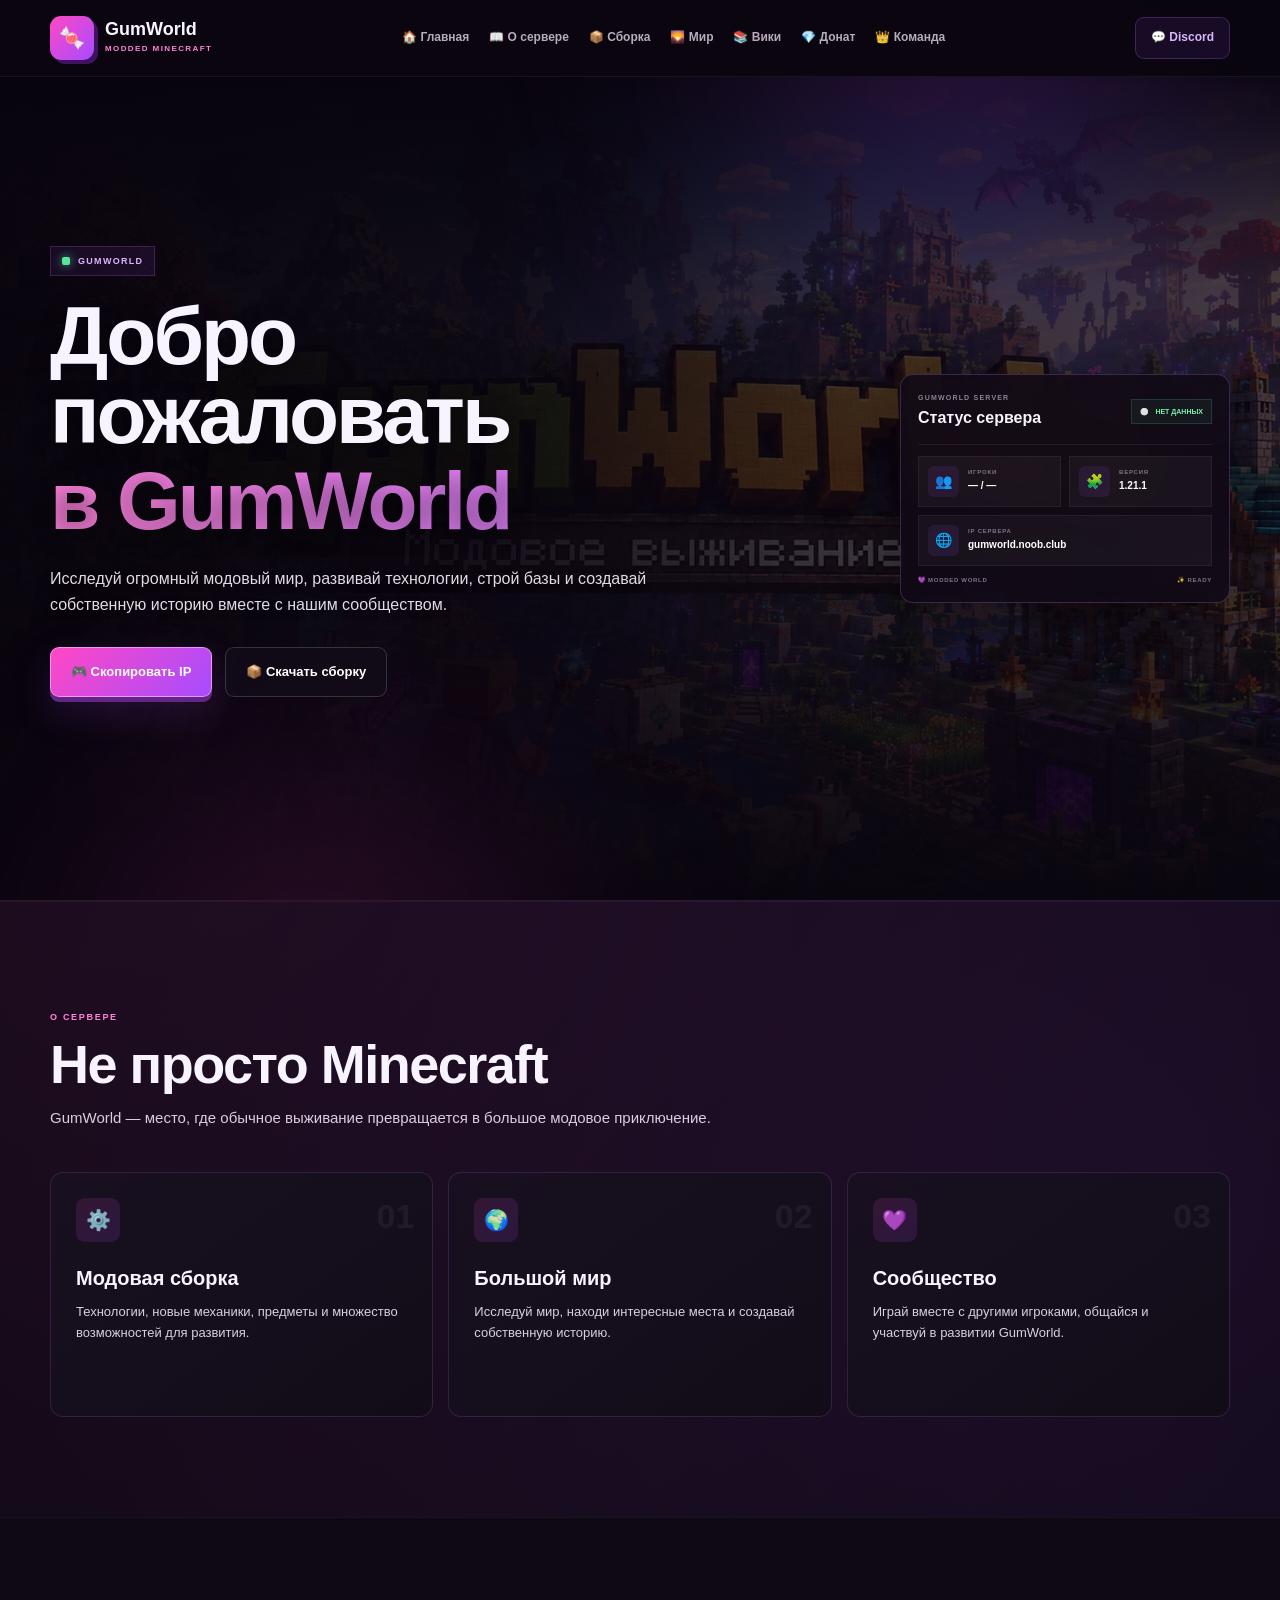
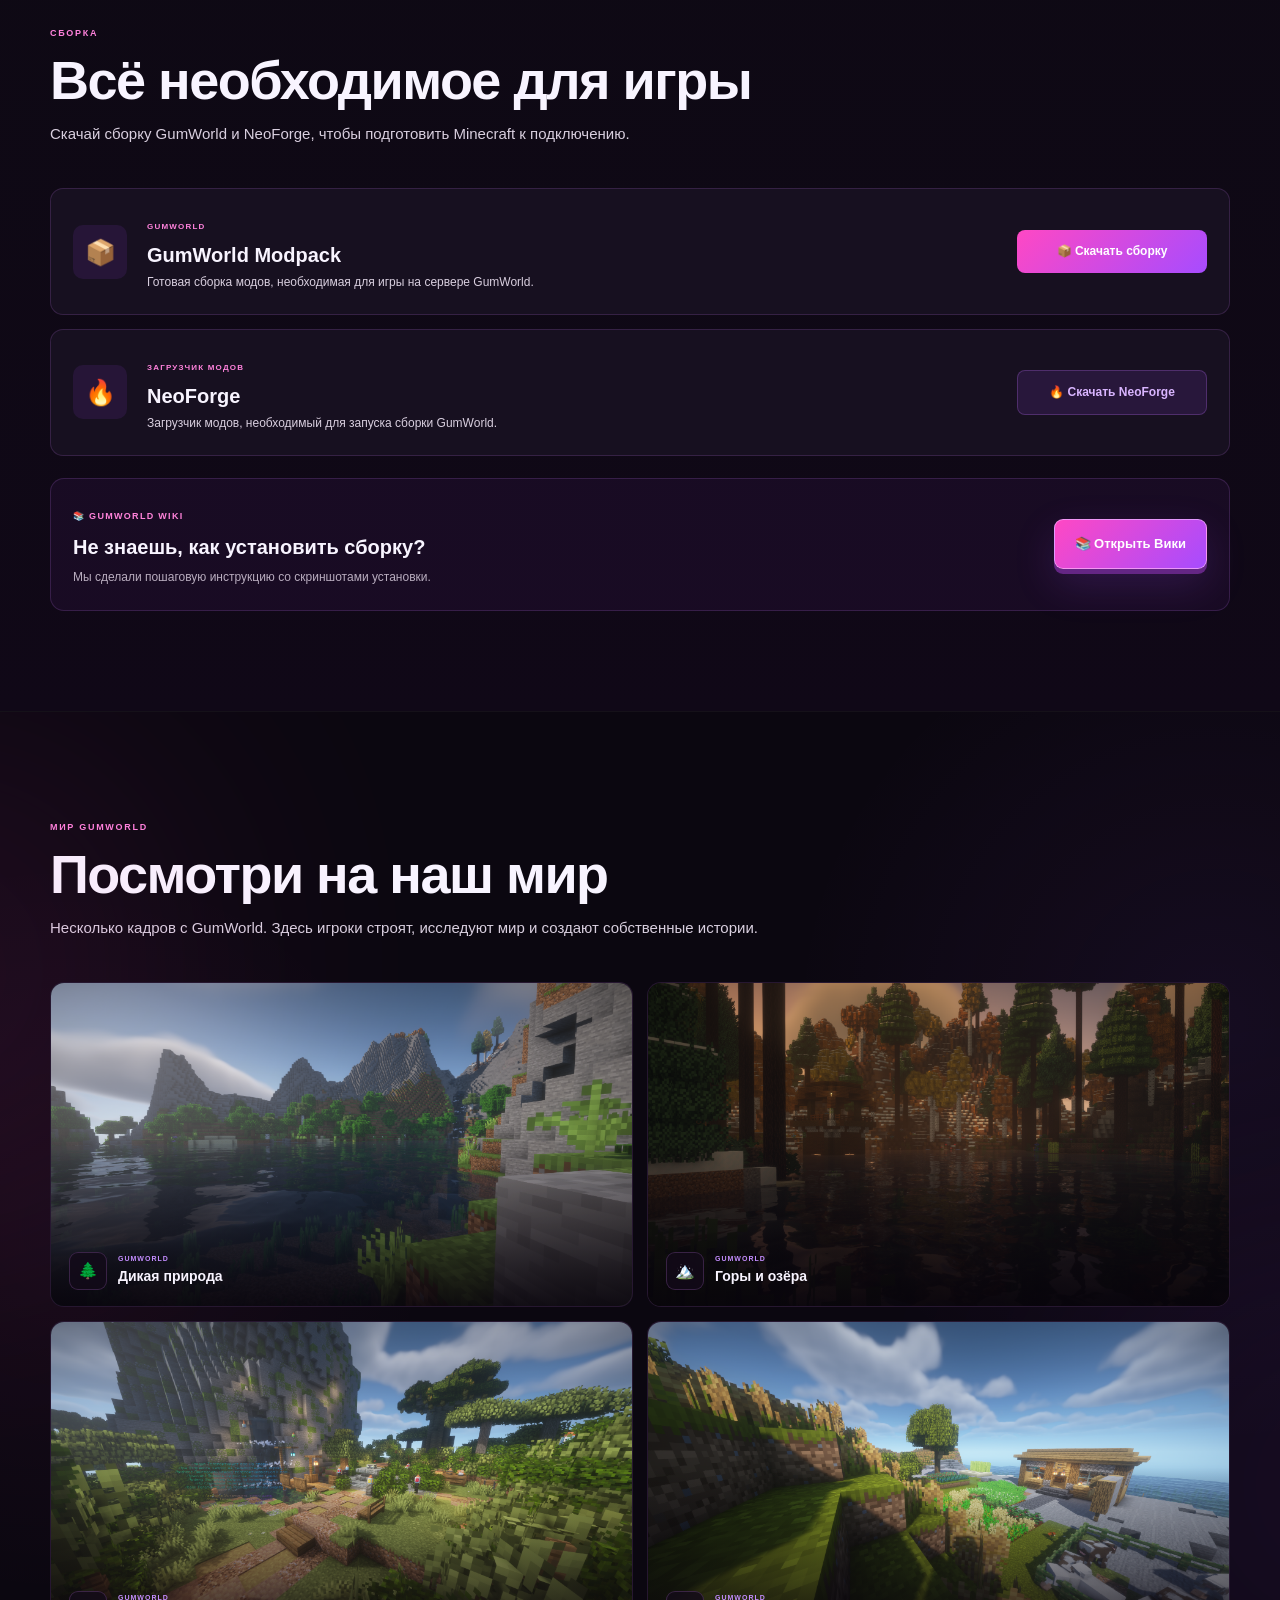
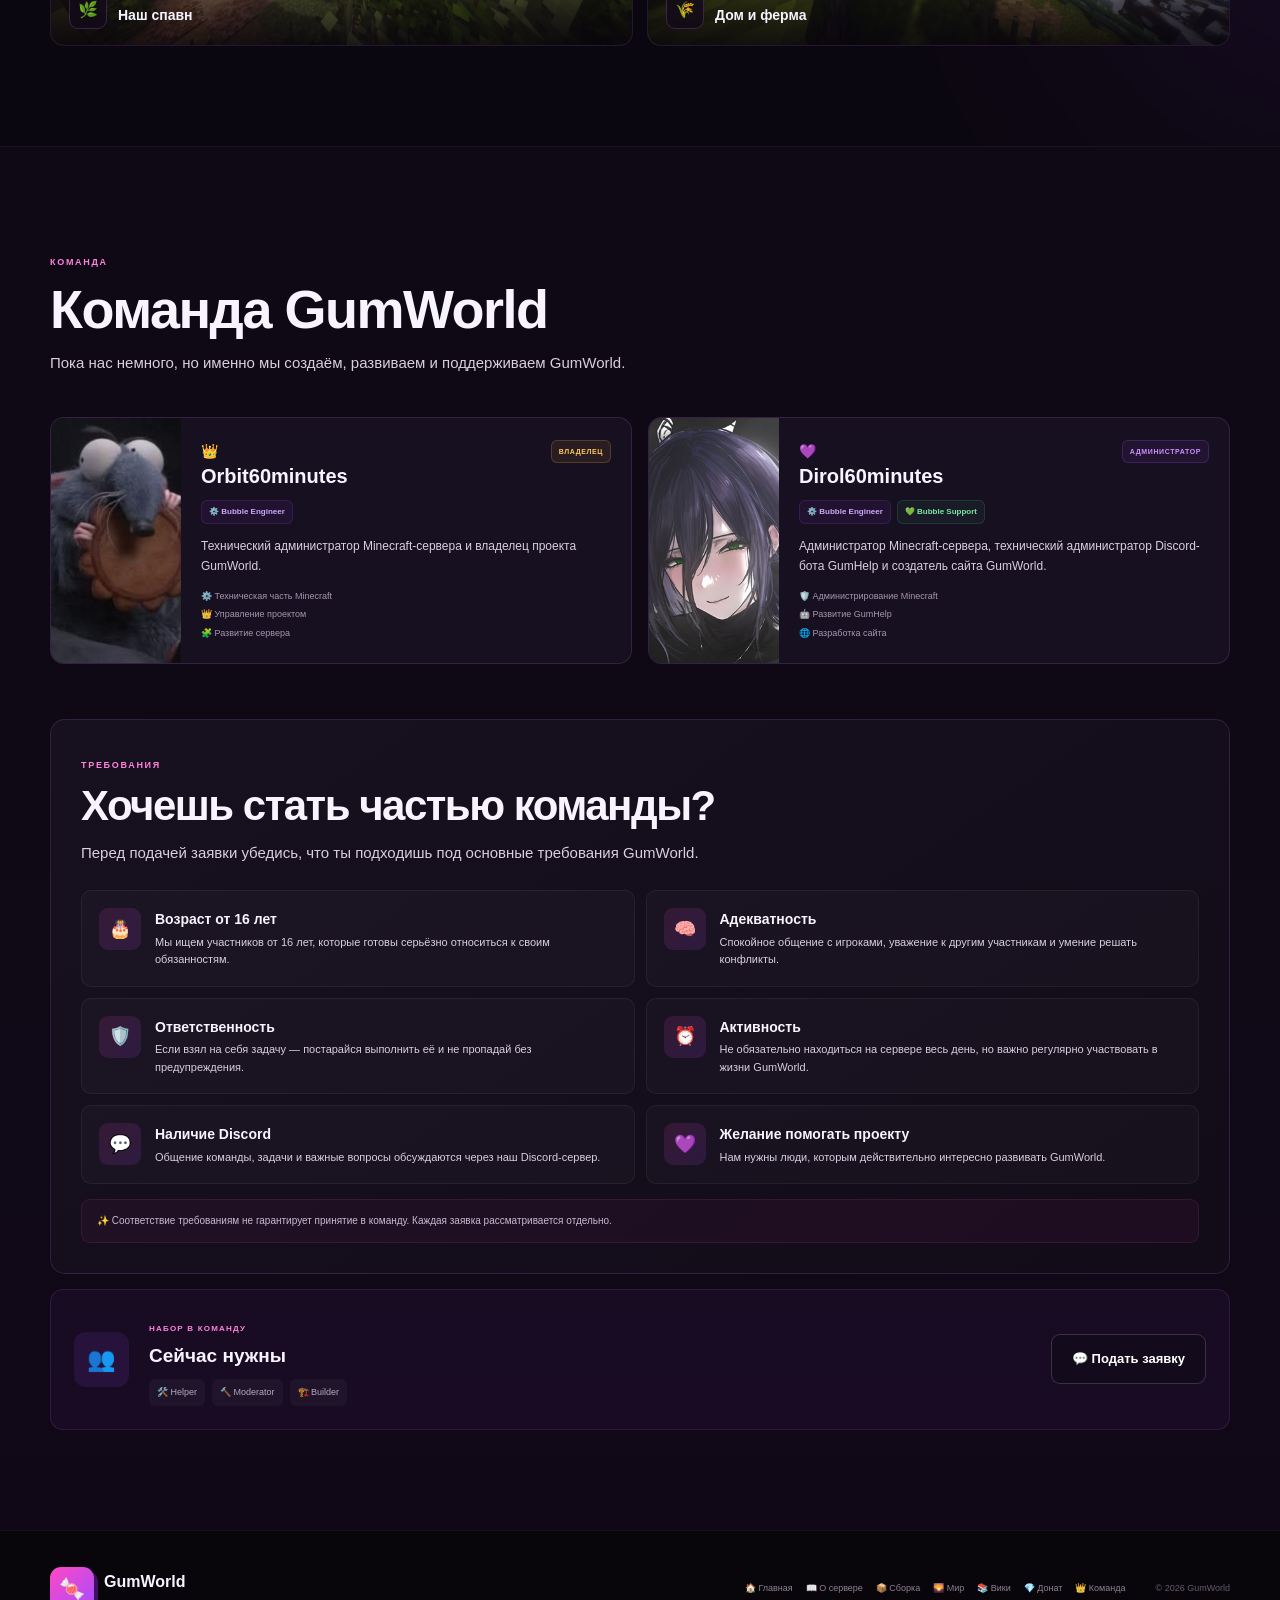
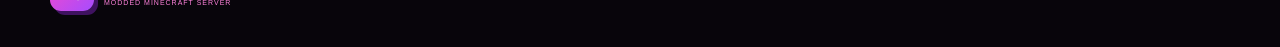
<file: index.html>
<!DOCTYPE html>
<html lang="ru">

<head>
    <meta charset="UTF-8">

    <meta
        name="viewport"
        content="width=device-width, initial-scale=1.0"
    >

    <meta
        name="description"
        content="GumWorld — модовый Minecraft-сервер."
    >

    <title>GumWorld — Minecraft Server</title>

    <link rel="stylesheet" href="style.css?v=5">
</head>


<body>

<!-- ==========================================
     HEADER
========================================== -->

<header class="header">

    <div class="container header-inner">

        <a
            href="#home"
            class="logo"
        >

            <span class="logo-icon">
                🍬
            </span>

            <span class="logo-text">

                <strong>
                    GumWorld
                </strong>

                <small>
                    MODDED MINECRAFT
                </small>

            </span>

        </a>


        <nav class="navigation">

            <a href="#home">
                🏠 Главная
            </a>

            <a href="#about">
                📖 О сервере
            </a>

            <a href="#modpack">
                📦 Сборка
            </a>

            <a href="#world">
                🌄 Мир
            </a>

            <!-- WIKI -->
            <a href="wiki.html">
                📚 Вики
            </a>

            <a
                href="https://send.monobank.ua/jar/4XhfESqEkd"
                target="_blank"
                rel="noopener noreferrer"
            >
                💎 Донат
            </a>

            <a href="#team">
                👑 Команда
            </a>

        </nav>


        <a
            href="https://discord.gg/zU57nHHbJE"
            target="_blank"
            rel="noopener noreferrer"
            class="discord-header"
        >
            💬 Discord
        </a>

    </div>

</header>



<main>


<!-- ==========================================
     HERO
========================================== -->

<section
    class="hero"
    id="home"
>

    <div class="hero-background"></div>
    <div class="hero-overlay"></div>
    <div class="hero-glow hero-glow-1"></div>
    <div class="hero-glow hero-glow-2"></div>


    <div class="container hero-inner">


        <div class="hero-content">

            <div class="hero-badge">

                <span
                    class="status-dot"
                    id="heroStatusDot"
                ></span>

                <span id="heroStatusText">
                    GUMWORLD ONLINE
                </span>

            </div>


            <h1>

                Добро пожаловать

                <span>
                    в GumWorld
                </span>

            </h1>


            <p class="hero-description">

                Исследуй огромный модовый мир,
                развивай технологии, строй базы
                и создавай собственную историю
                вместе с нашим сообществом.

            </p>


            <div class="hero-buttons">

                <button
                    class="button button-primary"
                    id="copyIpButton"
                    type="button"
                >
                    🎮 Скопировать IP
                </button>


                <a
                    href="#modpack"
                    class="button button-secondary"
                >
                    📦 Скачать сборку
                </a>

            </div>


            <p
                class="copy-message"
                id="copyMessage"
            ></p>

        </div>



        <!-- SERVER WIDGET -->

        <aside class="server-widget">

            <div class="server-widget-top">

                <div>

                    <span class="server-caption">
                        GUMWORLD SERVER
                    </span>

                    <h2>
                        Статус сервера
                    </h2>

                </div>


                <div
                    class="server-status"
                    id="serverStatus"
                >

                    <span class="status-dot"></span>

                    <span>
                        ONLINE
                    </span>

                </div>

            </div>


            <div class="server-stats">


                <div class="server-stat">

                    <span class="server-stat-icon">
                        👥
                    </span>

                    <div>

                        <small>
                            ИГРОКИ
                        </small>

                        <strong id="playerCount">
                            — / —
                        </strong>

                    </div>

                </div>


                <div class="server-stat">

                    <span class="server-stat-icon">
                        🧩
                    </span>

                    <div>

                        <small>
                            ВЕРСИЯ
                        </small>

                        <strong id="serverVersion">
                            1.21.1
                        </strong>

                    </div>

                </div>

            </div>


            <button
                class="server-ip"
                id="serverAddressButton"
                type="button"
            >

                <span class="server-stat-icon">
                    🌐
                </span>

                <div>

                    <small>
                        IP СЕРВЕРА
                    </small>

                    <strong id="serverAddress">
                        gumworld.noob.club
                    </strong>

                </div>

            </button>


            <div class="server-widget-bottom">

                <span>
                    💜 MODDED WORLD
                </span>

                <span>
                    ✨ READY
                </span>

            </div>

        </aside>

    </div>

</section>



<!-- ==========================================
     ABOUT
========================================== -->

<section
    class="section"
    id="about"
>

    <div class="container">

        <div class="section-heading">

            <span class="eyebrow">
                О СЕРВЕРЕ
            </span>

            <h2>
                Не просто Minecraft
            </h2>

            <p>

                GumWorld — место, где обычное
                выживание превращается в большое
                модовое приключение.

            </p>

        </div>


        <div class="features">


            <article class="feature-card">

                <span class="feature-number">
                    01
                </span>

                <div class="feature-icon">
                    ⚙️
                </div>

                <h3>
                    Модовая сборка
                </h3>

                <p>

                    Технологии, новые механики,
                    предметы и множество возможностей
                    для развития.

                </p>

            </article>


            <article class="feature-card">

                <span class="feature-number">
                    02
                </span>

                <div class="feature-icon">
                    🌍
                </div>

                <h3>
                    Большой мир
                </h3>

                <p>

                    Исследуй мир, находи интересные
                    места и создавай собственную
                    историю.

                </p>

            </article>


            <article class="feature-card">

                <span class="feature-number">
                    03
                </span>

                <div class="feature-icon">
                    💜
                </div>

                <h3>
                    Сообщество
                </h3>

                <p>

                    Играй вместе с другими игроками,
                    общайся и участвуй в развитии
                    GumWorld.

                </p>

            </article>

        </div>

    </div>

</section>



<!-- ==========================================
     MODPACK
========================================== -->

<section
    class="section section-alt"
    id="modpack"
>

    <div class="container">

        <div class="section-heading">

            <span class="eyebrow">
                СБОРКА
            </span>

            <h2>
                Всё необходимое для игры
            </h2>

            <p>

                Скачай сборку GumWorld и NeoForge,
                чтобы подготовить Minecraft
                к подключению.

            </p>

        </div>


        <div class="downloads">


            <article class="download-card">

                <div class="download-icon">
                    📦
                </div>


                <div class="download-content">

                    <span class="download-caption">
                        GUMWORLD
                    </span>

                    <h3>
                        GumWorld Modpack
                    </h3>

                    <p>

                        Готовая сборка модов,
                        необходимая для игры
                        на сервере GumWorld.

                    </p>

                </div>


                <a
                    href="https://drive.google.com/drive/folders/1flrdGt2AJrT5dBTFUce9heENGvHTJhRK"
                    target="_blank"
                    rel="noopener noreferrer"
                    class="download-button"
                >
                    📦 Скачать сборку
                </a>

            </article>


            <article class="download-card">

                <div class="download-icon">
                    🔥
                </div>


                <div class="download-content">

                    <span class="download-caption">
                        ЗАГРУЗЧИК МОДОВ
                    </span>

                    <h3>
                        NeoForge
                    </h3>

                    <p>

                        Загрузчик модов,
                        необходимый для запуска
                        сборки GumWorld.

                    </p>

                </div>


                <a
                    href="https://neoforged.net/"
                    target="_blank"
                    rel="noopener noreferrer"
                    class="download-button download-button-alt"
                >
                    🔥 Скачать NeoForge
                </a>

            </article>

        </div>


        <!-- WIKI PROMO -->

        <div
            style="
                margin-top: 22px;
                padding: 22px;
                border: 1px solid rgba(205,127,255,.17);
                border-radius: 14px;
                background: rgba(166,76,255,.06);
                display: flex;
                align-items: center;
                justify-content: space-between;
                gap: 20px;
                flex-wrap: wrap;
            "
        >

            <div>

                <span
                    style="
                        color:#ff83da;
                        font-size:9px;
                        font-weight:900;
                        letter-spacing:1.3px;
                    "
                >
                    📚 GUMWORLD WIKI
                </span>

                <h3
                    style="
                        margin-top:5px;
                        font-size:20px;
                    "
                >
                    Не знаешь, как установить сборку?
                </h3>

                <p
                    style="
                        margin-top:5px;
                        color:#b9adbf;
                        font-size:12px;
                    "
                >
                    Мы сделали пошаговую инструкцию
                    со скриншотами установки.
                </p>

            </div>


            <a
                href="wiki.html"
                class="button button-primary"
            >
                📚 Открыть Вики
            </a>

        </div>

    </div>

</section>



<!-- ==========================================
     WORLD
========================================== -->

<section
    class="section world-section"
    id="world"
>

    <div class="world-glow world-glow-left"></div>
    <div class="world-glow world-glow-right"></div>


    <div class="container">

        <div class="section-heading">

            <span class="eyebrow">
                МИР GUMWORLD
            </span>

            <h2>
                Посмотри на наш мир
            </h2>

            <p>

                Несколько кадров с GumWorld.
                Здесь игроки строят, исследуют мир
                и создают собственные истории.

            </p>

        </div>


        <div class="world-gallery">


            <article class="world-card">

                <img
                    src="assets/world-2.png"
                    alt="Дикая природа GumWorld"
                >

                <div class="world-card-shade"></div>

                <div class="world-card-info">

                    <span class="world-card-icon">
                        🌲
                    </span>

                    <div>

                        <small>
                            GUMWORLD
                        </small>

                        <strong>
                            Дикая природа
                        </strong>

                    </div>

                </div>

            </article>


            <article class="world-card">

                <img
                    src="assets/world-3.png"
                    alt="Горы и озёра GumWorld"
                >

                <div class="world-card-shade"></div>

                <div class="world-card-info">

                    <span class="world-card-icon">
                        🏔️
                    </span>

                    <div>

                        <small>
                            GUMWORLD
                        </small>

                        <strong>
                            Горы и озёра
                        </strong>

                    </div>

                </div>

            </article>


            <article class="world-card">

                <img
                    src="assets/world-4.png"
                    alt="Спавн GumWorld"
                >

                <div class="world-card-shade"></div>

                <div class="world-card-info">

                    <span class="world-card-icon">
                        🌿
                    </span>

                    <div>

                        <small>
                            GUMWORLD
                        </small>

                        <strong>
                            Наш спавн
                        </strong>

                    </div>

                </div>

            </article>


            <article class="world-card">

                <img
                    src="assets/world-5.png"
                    alt="Дом и ферма GumWorld"
                >

                <div class="world-card-shade"></div>

                <div class="world-card-info">

                    <span class="world-card-icon">
                        🌾
                    </span>

                    <div>

                        <small>
                            GUMWORLD
                        </small>

                        <strong>
                            Дом и ферма
                        </strong>

                    </div>

                </div>

            </article>

        </div>

    </div>

</section>



<!-- ==========================================
     TEAM
========================================== -->

<section
    class="section section-alt"
    id="team"
>

    <div class="container">

        <div class="section-heading">

            <span class="eyebrow">
                КОМАНДА
            </span>

            <h2>
                Команда GumWorld
            </h2>

            <p>

                Пока нас немного,
                но именно мы создаём,
                развиваем и поддерживаем GumWorld.

            </p>

        </div>


        <div class="team-grid">


            <!-- ORBIT -->

            <article class="member-card">

                <div class="member-avatar">

                    <img
                        src="assets/orbit.jpg"
                        alt="Orbit60minutes"
                    >

                </div>


                <div class="member-content">

                    <div class="member-title">

                        <div>

                            <span class="member-symbol">
                                👑
                            </span>

                            <h3>
                                Orbit60minutes
                            </h3>

                        </div>


                        <span class="rank rank-owner">
                            ВЛАДЕЛЕЦ
                        </span>

                    </div>


                    <div class="member-roles">

                        <span>
                            ⚙️ Bubble Engineer
                        </span>

                    </div>


                    <p>

                        Технический администратор
                        Minecraft-сервера и владелец
                        проекта GumWorld.

                    </p>


                    <div class="member-details">

                        <span>
                            ⚙️ Техническая часть Minecraft
                        </span>

                        <span>
                            👑 Управление проектом
                        </span>

                        <span>
                            🧩 Развитие сервера
                        </span>

                    </div>

                </div>

            </article>



            <!-- DIROL -->

            <article class="member-card">

                <div class="member-avatar">

                    <img
                        src="assets/dirol.png"
                        alt="Dirol60minutes"
                    >

                </div>


                <div class="member-content">

                    <div class="member-title">

                        <div>

                            <span class="member-symbol">
                                💜
                            </span>

                            <h3>
                                Dirol60minutes
                            </h3>

                        </div>


                        <span class="rank rank-admin">
                            АДМИНИСТРАТОР
                        </span>

                    </div>


                    <div class="member-roles">

                        <span>
                            ⚙️ Bubble Engineer
                        </span>

                        <span class="role-support">
                            💚 Bubble Support
                        </span>

                    </div>


                    <p>

                        Администратор Minecraft-сервера,
                        технический администратор
                        Discord-бота GumHelp
                        и создатель сайта GumWorld.

                    </p>


                    <div class="member-details">

                        <span>
                            🛡️ Администрирование Minecraft
                        </span>

                        <span>
                            🤖 Развитие GumHelp
                        </span>

                        <span>
                            🌐 Разработка сайта
                        </span>

                    </div>

                </div>

            </article>

        </div>



        <!-- ==========================================
             REQUIREMENTS
        =========================================== -->

        <div class="requirements">

            <div class="requirements-heading">

                <span class="eyebrow">
                    ТРЕБОВАНИЯ
                </span>

                <h2>
                    Хочешь стать частью команды?
                </h2>

                <p>

                    Перед подачей заявки убедись,
                    что ты подходишь под основные
                    требования GumWorld.

                </p>

            </div>


            <div class="requirements-grid">


                <article class="requirement-card">

                    <span class="requirement-icon">
                        🎂
                    </span>

                    <div>

                        <h3>
                            Возраст от 16 лет
                        </h3>

                        <p>

                            Мы ищем участников от 16 лет,
                            которые готовы серьёзно
                            относиться к своим обязанностям.

                        </p>

                    </div>

                </article>


                <article class="requirement-card">

                    <span class="requirement-icon">
                        🧠
                    </span>

                    <div>

                        <h3>
                            Адекватность
                        </h3>

                        <p>

                            Спокойное общение с игроками,
                            уважение к другим участникам
                            и умение решать конфликты.

                        </p>

                    </div>

                </article>


                <article class="requirement-card">

                    <span class="requirement-icon">
                        🛡️
                    </span>

                    <div>

                        <h3>
                            Ответственность
                        </h3>

                        <p>

                            Если взял на себя задачу —
                            постарайся выполнить её
                            и не пропадай без предупреждения.

                        </p>

                    </div>

                </article>


                <article class="requirement-card">

                    <span class="requirement-icon">
                        ⏰
                    </span>

                    <div>

                        <h3>
                            Активность
                        </h3>

                        <p>

                            Не обязательно находиться
                            на сервере весь день,
                            но важно регулярно участвовать
                            в жизни GumWorld.

                        </p>

                    </div>

                </article>


                <article class="requirement-card">

                    <span class="requirement-icon">
                        💬
                    </span>

                    <div>

                        <h3>
                            Наличие Discord
                        </h3>

                        <p>

                            Общение команды, задачи
                            и важные вопросы обсуждаются
                            через наш Discord-сервер.

                        </p>

                    </div>

                </article>


                <article class="requirement-card">

                    <span class="requirement-icon">
                        💜
                    </span>

                    <div>

                        <h3>
                            Желание помогать проекту
                        </h3>

                        <p>

                            Нам нужны люди,
                            которым действительно интересно
                            развивать GumWorld.

                        </p>

                    </div>

                </article>

            </div>


            <div class="requirements-note">

                ✨ Соответствие требованиям
                не гарантирует принятие в команду.
                Каждая заявка рассматривается отдельно.

            </div>

        </div>



        <!-- ==========================================
             RECRUITMENT
        =========================================== -->

        <div class="recruitment">

            <div class="recruitment-icon">
                👥
            </div>


            <div class="recruitment-content">

                <span>
                    НАБОР В КОМАНДУ
                </span>

                <h3>
                    Сейчас нужны
                </h3>


                <div class="recruitment-roles">

                    <span>
                        🛠️ Helper
                    </span>

                    <span>
                        🔨 Moderator
                    </span>

                    <span>
                        🏗️ Builder
                    </span>

                </div>

            </div>


            <a
                href="https://discord.gg/zU57nHHbJE"
                target="_blank"
                rel="noopener noreferrer"
                class="button button-secondary"
            >
                💬 Подать заявку
            </a>

        </div>

    </div>

</section>


</main>



<!-- ==========================================
     FOOTER
========================================== -->

<footer class="footer">

    <div class="container footer-inner">

        <div class="footer-brand">

            <span class="logo-icon">
                🍬
            </span>


            <div>

                <strong>
                    GumWorld
                </strong>

                <small>
                    MODDED MINECRAFT SERVER
                </small>

            </div>

        </div>


        <div class="footer-links">

            <a href="#home">
                🏠 Главная
            </a>

            <a href="#about">
                📖 О сервере
            </a>

            <a href="#modpack">
                📦 Сборка
            </a>

            <a href="#world">
                🌄 Мир
            </a>

            <a href="wiki.html">
                📚 Вики
            </a>

            <a
                href="https://send.monobank.ua/jar/4XhfESqEkd"
                target="_blank"
                rel="noopener noreferrer"
            >
                💎 Донат
            </a>

            <a href="#team">
                👑 Команда
            </a>

        </div>


        <span class="footer-copy">

            ©
            <span id="currentYear"></span>
            GumWorld

        </span>

    </div>

</footer>


<script src="script.js?v=5"></script>

</body>

</html>
</file>
<file: style.css>
/* ==========================================
   GUMWORLD
========================================== */

:root {

    --bg: #0b0710;
    --bg-2: #100817;

    --card: #171020;
    --card-2: #1d1428;

    --pink: #ff48c4;
    --pink-light: #ff82dc;

    --purple: #a64cff;
    --purple-light: #c47aff;

    --green: #59e49c;

    --white: #f8f4ff;
    --text: #d9cfdf;
    --muted: #978a9e;

    --border: rgba(213, 126, 255, 0.16);
    --border-strong: rgba(225, 126, 255, 0.30);

    --container: 1180px;
}


/* ==========================================
   RESET
========================================== */

* {
    margin: 0;
    padding: 0;
    box-sizing: border-box;
}


html {
    scroll-behavior: smooth;
}


body {

    min-height: 100vh;

    background:
        radial-gradient(
            circle at 10% 15%,
            rgba(255, 72, 196, 0.08),
            transparent 32%
        ),

        radial-gradient(
            circle at 90% 25%,
            rgba(166, 76, 255, 0.09),
            transparent 35%
        ),

        var(--bg);

    color: var(--white);

    font-family:
        Arial,
        Helvetica,
        sans-serif;

    line-height: 1.6;

    overflow-x: hidden;
}


a {
    color: inherit;
    text-decoration: none;
}


button {
    font: inherit;
}


img {
    display: block;

    max-width: 100%;
}


.container {

    width:
        min(
            calc(100% - 40px),
            var(--container)
        );

    margin: 0 auto;
}


/* ==========================================
   HEADER
========================================== */

.header {

    position: sticky;

    top: 0;

    z-index: 1000;

    background:
        rgba(10, 6, 15, 0.93);

    border-bottom:
        1px solid
        rgba(255, 255, 255, 0.06);

    backdrop-filter:
        blur(18px);

    -webkit-backdrop-filter:
        blur(18px);
}


.header-inner {

    min-height: 76px;

    display: flex;

    align-items: center;

    justify-content: space-between;

    gap: 28px;
}


/* ==========================================
   LOGO
========================================== */

.logo {

    display: flex;

    align-items: center;

    gap: 11px;

    flex-shrink: 0;
}


.logo-icon {

    width: 44px;

    height: 44px;

    display: grid;

    place-items: center;

    border-radius: 11px;

    background:
        linear-gradient(
            135deg,
            var(--pink),
            var(--purple)
        );

    box-shadow:
        4px 4px 0
        rgba(88, 25, 133, 0.70);

    font-size: 21px;
}


.logo-text strong {

    display: block;

    font-size: 18px;

    line-height: 1;
}


.logo-text small {

    display: block;

    margin-top: 5px;

    color: var(--pink-light);

    font-size: 8px;

    font-weight: 900;

    letter-spacing: 1.4px;
}


/* ==========================================
   NAVIGATION
========================================== */

.navigation {

    display: flex;

    align-items: center;

    justify-content: center;

    gap: 20px;

    color: #b8abbf;

    font-size: 12px;

    font-weight: 700;
}


.navigation a {

    position: relative;

    padding: 10px 0;

    white-space: nowrap;

    transition:
        color 0.2s ease,
        transform 0.2s ease;
}


.navigation a::after {

    content: "";

    position: absolute;

    left: 0;

    right: 0;

    bottom: 3px;

    height: 2px;

    transform: scaleX(0);

    transform-origin: center;

    background:
        linear-gradient(
            90deg,
            var(--pink),
            var(--purple)
        );

    transition:
        transform 0.2s ease;
}


.navigation a:hover {

    color: white;

    transform:
        translateY(-1px);
}


.navigation a:hover::after {

    transform:
        scaleX(1);
}


.discord-header {

    flex-shrink: 0;

    padding:
        10px 15px;

    border-radius: 9px;

    background:
        rgba(159, 70, 255, 0.10);

    border:
        1px solid
        rgba(188, 106, 255, 0.25);

    color: #d9b6ff;

    font-size: 12px;

    font-weight: 800;

    transition:
        0.2s ease;
}


.discord-header:hover {

    transform:
        translateY(-2px);

    background:
        rgba(159, 70, 255, 0.18);
}


/* ==========================================
   HERO
========================================== */

.hero {

    position: relative;

    min-height:
        calc(100vh - 76px);

    display: flex;

    align-items: center;

    overflow: hidden;

    border-bottom:
        1px solid
        rgba(255, 255, 255, 0.05);
}


.hero-background {

    position: absolute;

    inset: 0;

    background-image:
        url("assets/banner.png");

    background-size: cover;

    background-position: center;

    opacity: 0.48;

    transform:
        scale(1.015);
}


.hero-overlay {

    position: absolute;

    inset: 0;

    background:

        linear-gradient(
            90deg,
            rgba(8, 4, 13, 0.97) 0%,
            rgba(8, 4, 13, 0.87) 38%,
            rgba(8, 4, 13, 0.48) 68%,
            rgba(8, 4, 13, 0.36) 100%
        ),

        linear-gradient(
            0deg,
            var(--bg) 0%,
            rgba(11, 7, 16, 0.15) 42%,
            rgba(11, 7, 16, 0.18) 75%,
            var(--bg) 100%
        );
}


.hero-glow {

    position: absolute;

    width: 420px;

    height: 420px;

    border-radius: 50%;

    filter:
        blur(130px);

    pointer-events: none;
}


.hero-glow-1 {

    top: -260px;

    right: 8%;

    background:
        rgba(166, 76, 255, 0.20);
}


.hero-glow-2 {

    bottom: -300px;

    left: 8%;

    background:
        rgba(255, 72, 196, 0.15);
}


.hero-inner {

    position: relative;

    z-index: 2;

    display: grid;

    grid-template-columns:
        minmax(0, 1fr)
        330px;

    align-items: center;

    gap: 80px;

    padding:
        80px 0;
}


.hero-content {

    max-width: 720px;
}


.hero-badge {

    width: fit-content;

    display: inline-flex;

    align-items: center;

    gap: 8px;

    margin-bottom: 21px;

    padding:
        7px 11px;

    border:
        1px solid
        rgba(200, 112, 255, 0.20);

    background:
        rgba(165, 76, 255, 0.09);

    color: #ddb5ff;

    font-size: 9px;

    font-weight: 900;

    letter-spacing: 1.3px;
}


.status-dot {

    width: 8px;

    height: 8px;

    display: inline-block;

    flex-shrink: 0;

    border-radius: 2px;

    background: var(--green);

    box-shadow:
        0 0 10px
        rgba(89, 228, 156, 0.75);
}


.status-dot.offline {

    background: #ff5d75;

    box-shadow:
        0 0 10px
        rgba(255, 93, 117, 0.6);
}


.hero h1 {

    max-width: 720px;

    font-size:
        clamp(
            50px,
            6.4vw,
            84px
        );

    line-height: 0.96;

    letter-spacing: -3px;

    text-shadow:
        0 5px 22px
        rgba(0, 0, 0, 0.45);
}


.hero h1 span {

    display: block;

    margin-top: 8px;

    background:
        linear-gradient(
            90deg,
            var(--pink-light),
            var(--purple-light)
        );

    -webkit-background-clip: text;

    background-clip: text;

    color: transparent;
}


.hero-description {

    max-width: 620px;

    margin-top: 25px;

    color: #e2d9e7;

    font-size: 16px;

    text-shadow:
        0 2px 7px
        rgba(0, 0, 0, 0.70);
}


.hero-buttons {

    display: flex;

    flex-wrap: wrap;

    gap: 13px;

    margin-top: 30px;
}


/* ==========================================
   BUTTONS
========================================== */

.button {

    min-height: 50px;

    display: inline-flex;

    align-items: center;

    justify-content: center;

    gap: 6px;

    padding:
        0 20px;

    border-radius: 9px;

    border: 0;

    cursor: pointer;

    font-size: 13px;

    font-weight: 900;

    transition:
        transform 0.15s ease,
        background 0.15s ease,
        border-color 0.15s ease;
}


.button-primary {

    color: white;

    border:
        1px solid
        rgba(247, 180, 255, 0.72);

    background:
        linear-gradient(
            135deg,
            var(--pink),
            var(--purple)
        );

    box-shadow:
        0 5px 0
        #642684,
        0 15px 40px
        rgba(166, 76, 255, 0.17);
}


.button-primary:hover {

    transform:
        translateY(-2px);
}


.button-primary:active {

    transform:
        translateY(3px);

    box-shadow:
        0 2px 0
        #642684;
}


.button-secondary {

    color: white;

    border:
        1px solid
        rgba(255, 255, 255, 0.16);

    background:
        rgba(19, 12, 26, 0.76);
}


.button-secondary:hover {

    transform:
        translateY(-2px);

    background:
        rgba(36, 23, 47, 0.94);
}


.copy-message {

    min-height: 20px;

    margin-top: 14px;

    color: var(--pink-light);

    font-size: 12px;

    font-weight: 700;
}


/* ==========================================
   SERVER WIDGET
========================================== */

.server-widget {

    width: 100%;

    padding: 17px;

    border-radius: 13px;

    background:
        rgba(16, 10, 22, 0.88);

    border:
        1px solid
        rgba(212, 143, 255, 0.22);

    backdrop-filter:
        blur(18px);

    -webkit-backdrop-filter:
        blur(18px);

    box-shadow:
        0 24px 70px
        rgba(0, 0, 0, 0.36);
}


.server-widget-top {

    display: flex;

    align-items: center;

    justify-content: space-between;

    gap: 15px;

    padding-bottom: 13px;

    border-bottom:
        1px solid
        rgba(255, 255, 255, 0.07);
}


.server-caption {

    display: block;

    color: #8f8197;

    font-size: 7px;

    font-weight: 900;

    letter-spacing: 1.2px;
}


.server-widget-top h2 {

    margin-top: 2px;

    font-size: 16px;
}


.server-status {

    display: flex;

    align-items: center;

    gap: 6px;

    padding:
        6px 8px;

    border:
        1px solid
        rgba(89, 228, 156, 0.17);

    background:
        rgba(89, 228, 156, 0.06);

    color: #7aefae;

    font-size: 7px;

    font-weight: 900;
}


.server-status.offline {

    color: #ff8698;

    border-color:
        rgba(255, 93, 117, 0.18);

    background:
        rgba(255, 93, 117, 0.05);
}


.server-stats {

    display: grid;

    grid-template-columns:
        repeat(2, minmax(0, 1fr));

    gap: 8px;

    margin-top: 11px;
}


.server-stat,
.server-ip {

    display: flex;

    align-items: center;

    gap: 9px;

    min-width: 0;

    padding: 9px;

    border:
        1px solid
        rgba(255, 255, 255, 0.055);

    background:
        rgba(255, 255, 255, 0.035);

    color: white;
}


.server-stat-icon {

    width: 31px;

    height: 31px;

    display: grid;

    place-items: center;

    flex-shrink: 0;

    border-radius: 6px;

    background:
        rgba(166, 76, 255, 0.10);

    font-size: 14px;
}


.server-stat small,
.server-ip small {

    display: block;

    color: #817487;

    font-size: 6px;

    font-weight: 900;

    letter-spacing: 0.8px;
}


.server-stat strong,
.server-ip strong {

    display: block;

    margin-top: 1px;

    overflow: hidden;

    text-overflow: ellipsis;

    color: white;

    font-size: 10px;

    white-space: nowrap;
}


.server-ip {

    width: 100%;

    margin-top: 8px;

    text-align: left;

    cursor: pointer;

    font-family: inherit;
}


.server-ip:hover {

    border-color:
        rgba(224, 130, 255, 0.24);
}


.server-widget-bottom {

    display: flex;

    justify-content: space-between;

    gap: 10px;

    margin-top: 10px;

    color: #817587;

    font-size: 6px;

    font-weight: 900;

    letter-spacing: 0.7px;
}


/* ==========================================
   SECTIONS
========================================== */

.section {

    position: relative;

    padding:
        100px 0;

    border-top:
        1px solid
        rgba(255, 255, 255, 0.04);
}


.section-alt {

    background:
        linear-gradient(
            180deg,
            #0e0914,
            #100817
        );
}


.section-heading {

    max-width: 730px;

    margin-bottom: 42px;
}


.eyebrow {

    display: inline-block;

    margin-bottom: 12px;

    color: var(--pink-light);

    font-size: 9px;

    font-weight: 900;

    letter-spacing: 1.7px;
}


.section-heading h2,
.requirements-heading h2 {

    font-size:
        clamp(
            34px,
            5vw,
            54px
        );

    line-height: 1.05;

    letter-spacing: -1.5px;
}


.section-heading p,
.requirements-heading > p {

    margin-top: 13px;

    color: var(--text);

    font-size: 15px;
}


/* ==========================================
   FEATURES
========================================== */

.features {

    display: grid;

    grid-template-columns:
        repeat(3, minmax(0, 1fr));

    gap: 15px;
}


.feature-card {

    position: relative;

    min-height: 245px;

    padding: 25px;

    overflow: hidden;

    border-radius: 13px;

    border:
        1px solid
        var(--border);

    background:
        linear-gradient(
            145deg,
            #181020,
            #120c18
        );

    transition:
        transform 0.2s ease,
        border-color 0.2s ease;
}


.feature-card:hover {

    transform:
        translateY(-4px);

    border-color:
        var(--border-strong);
}


.feature-number {

    position: absolute;

    top: 16px;

    right: 18px;

    color:
        rgba(255, 255, 255, 0.055);

    font-size: 34px;

    font-weight: 900;
}


.feature-icon {

    width: 44px;

    height: 44px;

    display: grid;

    place-items: center;

    margin-bottom: 20px;

    border-radius: 9px;

    background:
        linear-gradient(
            135deg,
            rgba(255, 72, 196, 0.12),
            rgba(166, 76, 255, 0.14)
        );

    font-size: 20px;
}


.feature-card h3 {

    font-size: 20px;
}


.feature-card p {

    margin-top: 8px;

    color: var(--text);

    font-size: 13px;
}


/* ==========================================
   DOWNLOAD
========================================== */

.downloads {

    display: grid;

    gap: 14px;
}


.download-card {

    display: grid;

    grid-template-columns:
        auto
        minmax(0, 1fr)
        auto;

    align-items: center;

    gap: 20px;

    padding: 22px;

    border-radius: 13px;

    background: var(--card);

    border:
        1px solid
        var(--border);
}


.download-icon {

    width: 54px;

    height: 54px;

    display: grid;

    place-items: center;

    border-radius: 10px;

    background:
        rgba(167, 73, 255, 0.10);

    font-size: 25px;
}


.download-caption {

    color: var(--pink-light);

    font-size: 8px;

    font-weight: 900;

    letter-spacing: 1.2px;
}


.download-content h3 {

    margin-top: 2px;

    font-size: 20px;
}


.download-content p {

    margin-top: 2px;

    color: var(--text);

    font-size: 12px;
}


.download-button {

    min-width: 190px;

    padding:
        12px 16px;

    border-radius: 8px;

    text-align: center;

    background:
        linear-gradient(
            135deg,
            var(--pink),
            var(--purple)
        );

    color: white;

    font-size: 12px;

    font-weight: 900;

    transition:
        transform 0.2s ease;
}


.download-button:hover {

    transform:
        translateY(-2px);
}


.download-button-alt {

    background:
        rgba(164, 75, 255, 0.12);

    border:
        1px solid
        rgba(193, 115, 255, 0.25);

    color: #d9b5ff;
}


/* ==========================================
   WORLD
========================================== */

.world-section {

    overflow: hidden;

    background:
        radial-gradient(
            circle at 5% 50%,
            rgba(255, 72, 196, 0.05),
            transparent 28%
        ),

        radial-gradient(
            circle at 95% 30%,
            rgba(166, 76, 255, 0.07),
            transparent 30%
        ),

        var(--bg);
}


.world-glow {

    position: absolute;

    width: 420px;

    height: 420px;

    border-radius: 50%;

    filter:
        blur(140px);

    opacity: 0.13;

    pointer-events: none;
}


.world-glow-left {

    left: -280px;

    top: 5%;

    background: var(--pink);
}


.world-glow-right {

    right: -280px;

    bottom: 5%;

    background: var(--purple);
}


.world-gallery {

    position: relative;

    z-index: 2;

    display: grid;

    grid-template-columns:
        repeat(2, minmax(0, 1fr));

    gap: 14px;
}


.world-card {

    position: relative;

    height: 325px;

    overflow: hidden;

    border-radius: 14px;

    border:
        1px solid
        rgba(210, 126, 255, 0.15);

    background: #08050c;

    transition:
        transform 0.3s ease,
        border-color 0.3s ease,
        box-shadow 0.3s ease;
}


.world-card:hover {

    transform:
        translateY(-4px);

    border-color:
        rgba(231, 114, 255, 0.35);

    box-shadow:
        0 20px 55px
        rgba(0, 0, 0, 0.30);
}


.world-card img {

    width: 100%;

    height: 100%;

    object-fit: cover;

    transition:
        transform 0.5s ease,
        filter 0.5s ease;
}


.world-card:hover img {

    transform:
        scale(1.035);

    filter:
        saturate(1.07);
}


.world-card-shade {

    position: absolute;

    inset: 0;

    background:
        linear-gradient(
            180deg,
            transparent 45%,
            rgba(7, 3, 11, 0.88) 100%
        );

    pointer-events: none;
}


.world-card-info {

    position: absolute;

    left: 18px;

    right: 18px;

    bottom: 16px;

    z-index: 2;

    display: flex;

    align-items: center;

    gap: 11px;
}


.world-card-icon {

    width: 38px;

    height: 38px;

    display: grid;

    place-items: center;

    flex-shrink: 0;

    border-radius: 9px;

    border:
        1px solid
        rgba(213, 136, 255, 0.20);

    background:
        rgba(19, 10, 26, 0.80);

    backdrop-filter:
        blur(8px);
}


.world-card-info small {

    display: block;

    color: #c48dff;

    font-size: 7px;

    font-weight: 900;

    letter-spacing: 1px;
}


.world-card-info strong {

    display: block;

    margin-top: 1px;

    font-size: 14px;
}


/* ==========================================
   TEAM
========================================== */

.team-grid {

    display: grid;

    grid-template-columns:
        repeat(2, minmax(0, 1fr));

    gap: 16px;
}


.member-card {

    display: grid;

    grid-template-columns:
        130px
        minmax(0, 1fr);

    min-height: 245px;

    overflow: hidden;

    border-radius: 14px;

    background: var(--card);

    border:
        1px solid
        var(--border);
}


.member-avatar {

    width: 130px;

    min-height: 245px;

    overflow: hidden;

    background: #09060c;
}


.member-avatar img {

    width: 100%;

    height: 100%;

    object-fit: cover;
}


.member-content {

    min-width: 0;

    padding: 20px;

    display: flex;

    flex-direction: column;

    justify-content: center;
}


.member-title {

    display: flex;

    align-items: flex-start;

    justify-content: space-between;

    gap: 12px;
}


.member-symbol {

    display: block;

    margin-bottom: 2px;

    font-size: 14px;
}


.member-title h3 {

    overflow-wrap: anywhere;

    font-size: 20px;

    line-height: 1.1;
}


.rank {

    flex-shrink: 0;

    padding:
        5px 7px;

    border-radius: 6px;

    font-size: 7px;

    font-weight: 900;

    letter-spacing: 0.6px;
}


.rank-owner {

    color: #ffc85e;

    border:
        1px solid
        rgba(255, 190, 72, 0.20);

    background:
        rgba(255, 190, 72, 0.08);
}


.rank-admin {

    color: #cb91ff;

    border:
        1px solid
        rgba(166, 76, 255, 0.22);

    background:
        rgba(166, 76, 255, 0.08);
}


.member-roles {

    display: flex;

    flex-wrap: wrap;

    gap: 6px;

    margin-top: 13px;
}


.member-roles span {

    padding:
        5px 7px;

    border-radius: 6px;

    border:
        1px solid
        rgba(166, 76, 255, 0.16);

    background:
        rgba(166, 76, 255, 0.07);

    color: #cfa8ff;

    font-size: 8px;

    font-weight: 700;
}


.member-roles .role-support {

    color: #79e6aa;

    border-color:
        rgba(70, 218, 137, 0.15);

    background:
        rgba(70, 218, 137, 0.06);
}


.member-content > p {

    margin-top: 13px;

    color: var(--text);

    font-size: 12px;
}


.member-details {

    display: grid;

    gap: 4px;

    margin-top: 13px;

    color: #a696b1;

    font-size: 9px;
}


/* ==========================================
   REQUIREMENTS
========================================== */

.requirements {

    margin-top: 55px;

    padding: 30px;

    border-radius: 15px;

    border:
        1px solid
        var(--border);

    background:
        linear-gradient(
            145deg,
            #17101f,
            #120b18
        );
}


.requirements-heading {

    max-width: 760px;
}


.requirements-heading h2 {

    font-size:
        clamp(
            30px,
            4vw,
            42px
        );
}


.requirements-grid {

    display: grid;

    grid-template-columns:
        repeat(2, minmax(0, 1fr));

    gap: 11px;

    margin-top: 25px;
}


.requirement-card {

    display: flex;

    gap: 14px;

    padding: 17px;

    border-radius: 10px;

    border:
        1px solid
        rgba(255, 255, 255, 0.055);

    background:
        rgba(255, 255, 255, 0.025);
}


.requirement-icon {

    width: 42px;

    height: 42px;

    display: grid;

    place-items: center;

    flex-shrink: 0;

    border-radius: 9px;

    background:
        linear-gradient(
            135deg,
            rgba(255, 72, 196, 0.12),
            rgba(166, 76, 255, 0.14)
        );

    font-size: 18px;
}


.requirement-card h3 {

    font-size: 14px;
}


.requirement-card p {

    margin-top: 3px;

    color: var(--text);

    font-size: 11px;
}


.requirements-note {

    margin-top: 15px;

    padding:
        13px 15px;

    border-radius: 9px;

    border:
        1px solid
        rgba(255, 72, 196, 0.12);

    background:
        rgba(255, 72, 196, 0.05);

    color: #cbb9d3;

    font-size: 10px;
}


/* ==========================================
   RECRUITMENT
========================================== */

.recruitment {

    display: grid;

    grid-template-columns:
        auto
        minmax(0, 1fr)
        auto;

    align-items: center;

    gap: 20px;

    margin-top: 15px;

    padding: 23px;

    border-radius: 13px;

    border:
        1px solid
        rgba(186, 91, 255, 0.16);

    background:
        rgba(164, 74, 255, 0.055);
}


.recruitment-icon {

    width: 55px;

    height: 55px;

    display: grid;

    place-items: center;

    border-radius: 12px;

    background:
        rgba(166, 76, 255, 0.11);

    font-size: 23px;
}


.recruitment-content > span {

    color: var(--pink-light);

    font-size: 8px;

    font-weight: 900;

    letter-spacing: 1.2px;
}


.recruitment-content h3 {

    margin-top: 2px;

    font-size: 19px;
}


.recruitment-roles {

    display: flex;

    flex-wrap: wrap;

    gap: 7px;

    margin-top: 8px;
}


.recruitment-roles span {

    padding:
        6px 8px;

    border-radius: 6px;

    background:
        rgba(255, 255, 255, 0.035);

    color: #b7a8c0;

    font-size: 9px;
}


/* ==========================================
   FOOTER
========================================== */

.footer {

    padding:
        36px 0;

    background: #08050b;

    border-top:
        1px solid
        rgba(255, 255, 255, 0.05);
}


.footer-inner {

    display: grid;

    grid-template-columns:
        1fr
        auto
        auto;

    align-items: center;

    gap: 30px;
}


.footer-brand {

    display: flex;

    align-items: center;

    gap: 10px;
}


.footer-brand strong {

    display: block;
}


.footer-brand small {

    display: block;

    margin-top: 3px;

    color: var(--pink-light);

    font-size: 7px;

    letter-spacing: 1px;
}


.footer-links {

    display: flex;

    flex-wrap: wrap;

    justify-content: center;

    gap: 13px;

    color: #8f8197;

    font-size: 9px;
}


.footer-links a:hover {

    color: var(--pink-light);
}


.footer-copy {

    color: #665c6b;

    font-size: 9px;

    white-space: nowrap;
}


/* ==========================================
   TABLET
========================================== */

@media (max-width: 1050px) {

    .navigation {
        display: none;
    }


    .hero {
        min-height: auto;
    }


    .hero-inner {

        grid-template-columns:
            1fr;

        gap: 35px;

        padding:
            75px 0;
    }


    .server-widget {

        max-width: 420px;
    }


    .features {

        grid-template-columns:
            1fr;
    }


    .team-grid {

        grid-template-columns:
            1fr;
    }


    .footer-inner {

        grid-template-columns:
            1fr;

        text-align: center;
    }


    .footer-brand,
    .footer-links {

        justify-content: center;
    }

}


/* ==========================================
   MOBILE
========================================== */

@media (max-width: 700px) {

    .container {

        width:
            calc(100% - 28px);
    }


    .header-inner {

        min-height: 66px;
    }


    .logo-icon {

        width: 38px;

        height: 38px;

        font-size: 18px;
    }


    .logo-text strong {

        font-size: 15px;
    }


    .logo-text small {

        font-size: 6px;
    }


    .discord-header {

        padding:
            8px 10px;

        font-size: 11px;
    }


    .hero-background {

        opacity: 0.33;

        background-position:
            center;
    }


    .hero-overlay {

        background:
            rgba(8, 4, 13, 0.76);
    }


    .hero-inner {

        padding:
            65px 0;
    }


    .hero h1 {

        font-size:
            clamp(
                44px,
                14vw,
                62px
            );

        letter-spacing:
            -2px;
    }


    .hero-description {

        font-size: 14px;
    }


    .hero-buttons {

        flex-direction:
            column;
    }


    .hero-buttons .button {

        width: 100%;
    }


    .server-widget {

        max-width: none;
    }


    .server-stats {

        grid-template-columns:
            1fr 1fr;
    }


    .section {

        padding:
            70px 0;
    }


    .download-card {

        grid-template-columns:
            1fr;
    }


    .download-button {

        width: 100%;

        min-width: 0;
    }


    .world-gallery {

        grid-template-columns:
            1fr;
    }


    .world-card {

        height: 245px;
    }


    .member-card {

        grid-template-columns:
            96px
            minmax(0, 1fr);

        min-height: 220px;
    }


    .member-avatar {

        width: 96px;

        min-height: 220px;
    }


    .member-content {

        padding: 15px;
    }


    .member-title {

        flex-direction:
            column;
    }


    .member-title h3 {

        font-size: 17px;
    }


    .member-details {

        display: none;
    }


    .requirements {

        padding: 20px;
    }


    .requirements-grid {

        grid-template-columns:
            1fr;
    }


    .recruitment {

        grid-template-columns:
            1fr;

        text-align: center;
    }


    .recruitment-icon {

        margin:
            0 auto;
    }


    .recruitment-roles {

        justify-content: center;
    }


    .recruitment .button {

        width: 100%;
    }

}


/* ==========================================
   VERY SMALL MOBILE
========================================== */

@media (max-width: 430px) {

    .logo-text small {

        display: none;
    }


    .discord-header {

        font-size: 0;
    }


    .discord-header::after {

        content: "💬";

        font-size: 18px;
    }


    .server-stats {

        grid-template-columns:
            1fr;
    }


    .member-card {

        grid-template-columns:
            1fr;
    }


    .member-avatar {

        width: 100%;

        height: 260px;

        min-height: 0;
    }


    .member-title {

        flex-direction:
            row;
    }

}
</file>
